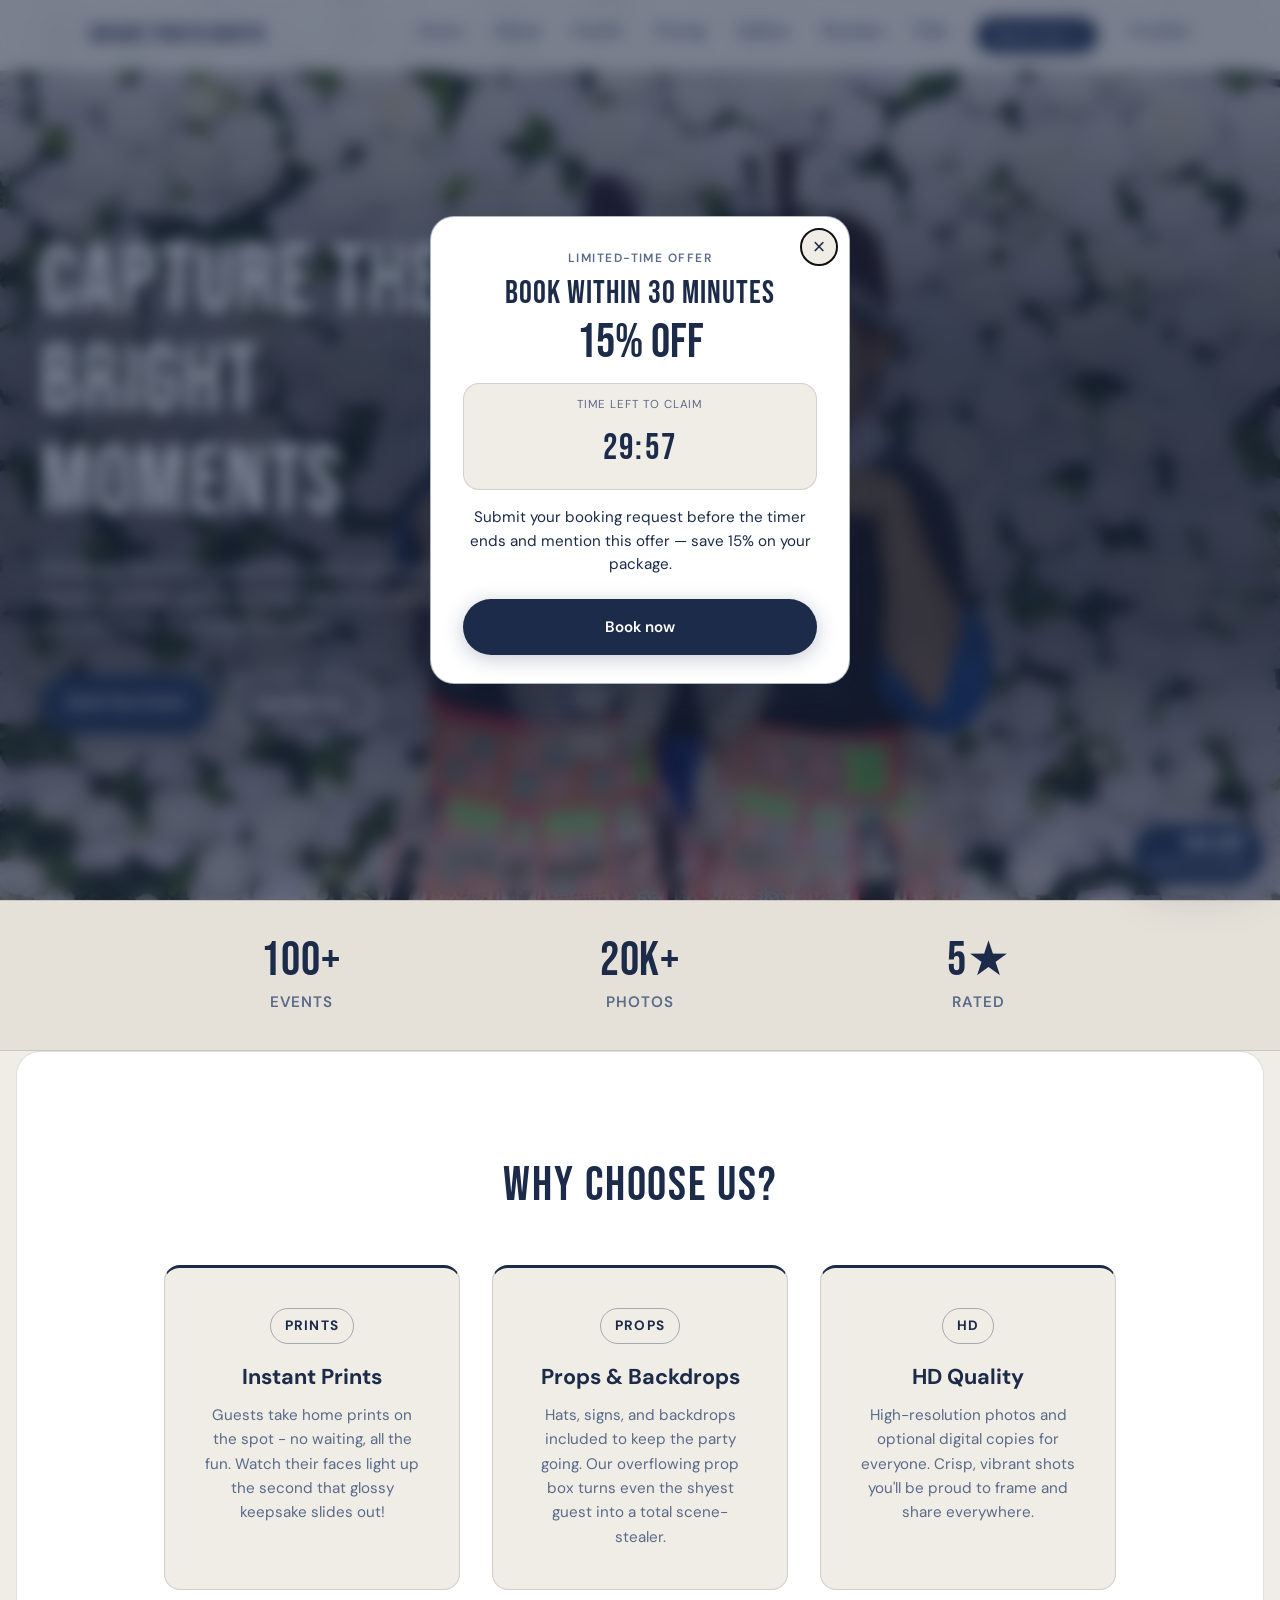
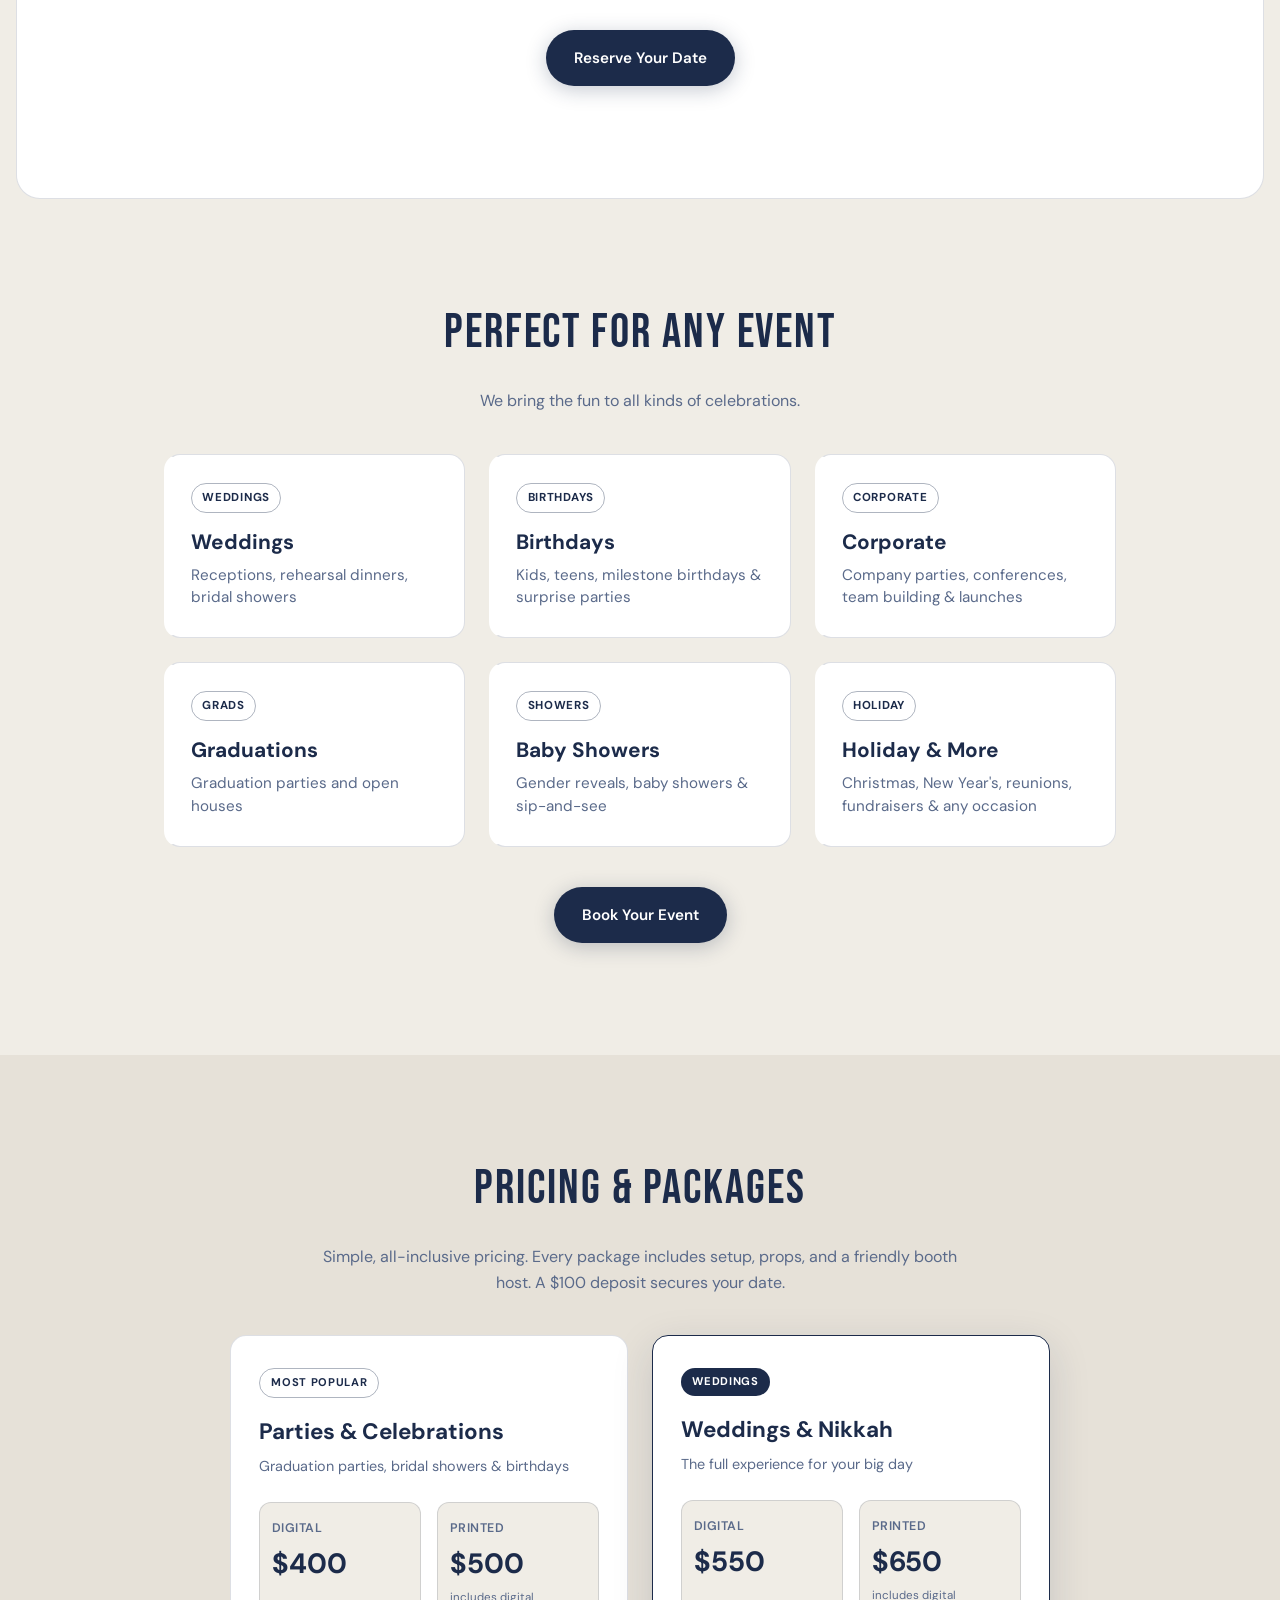
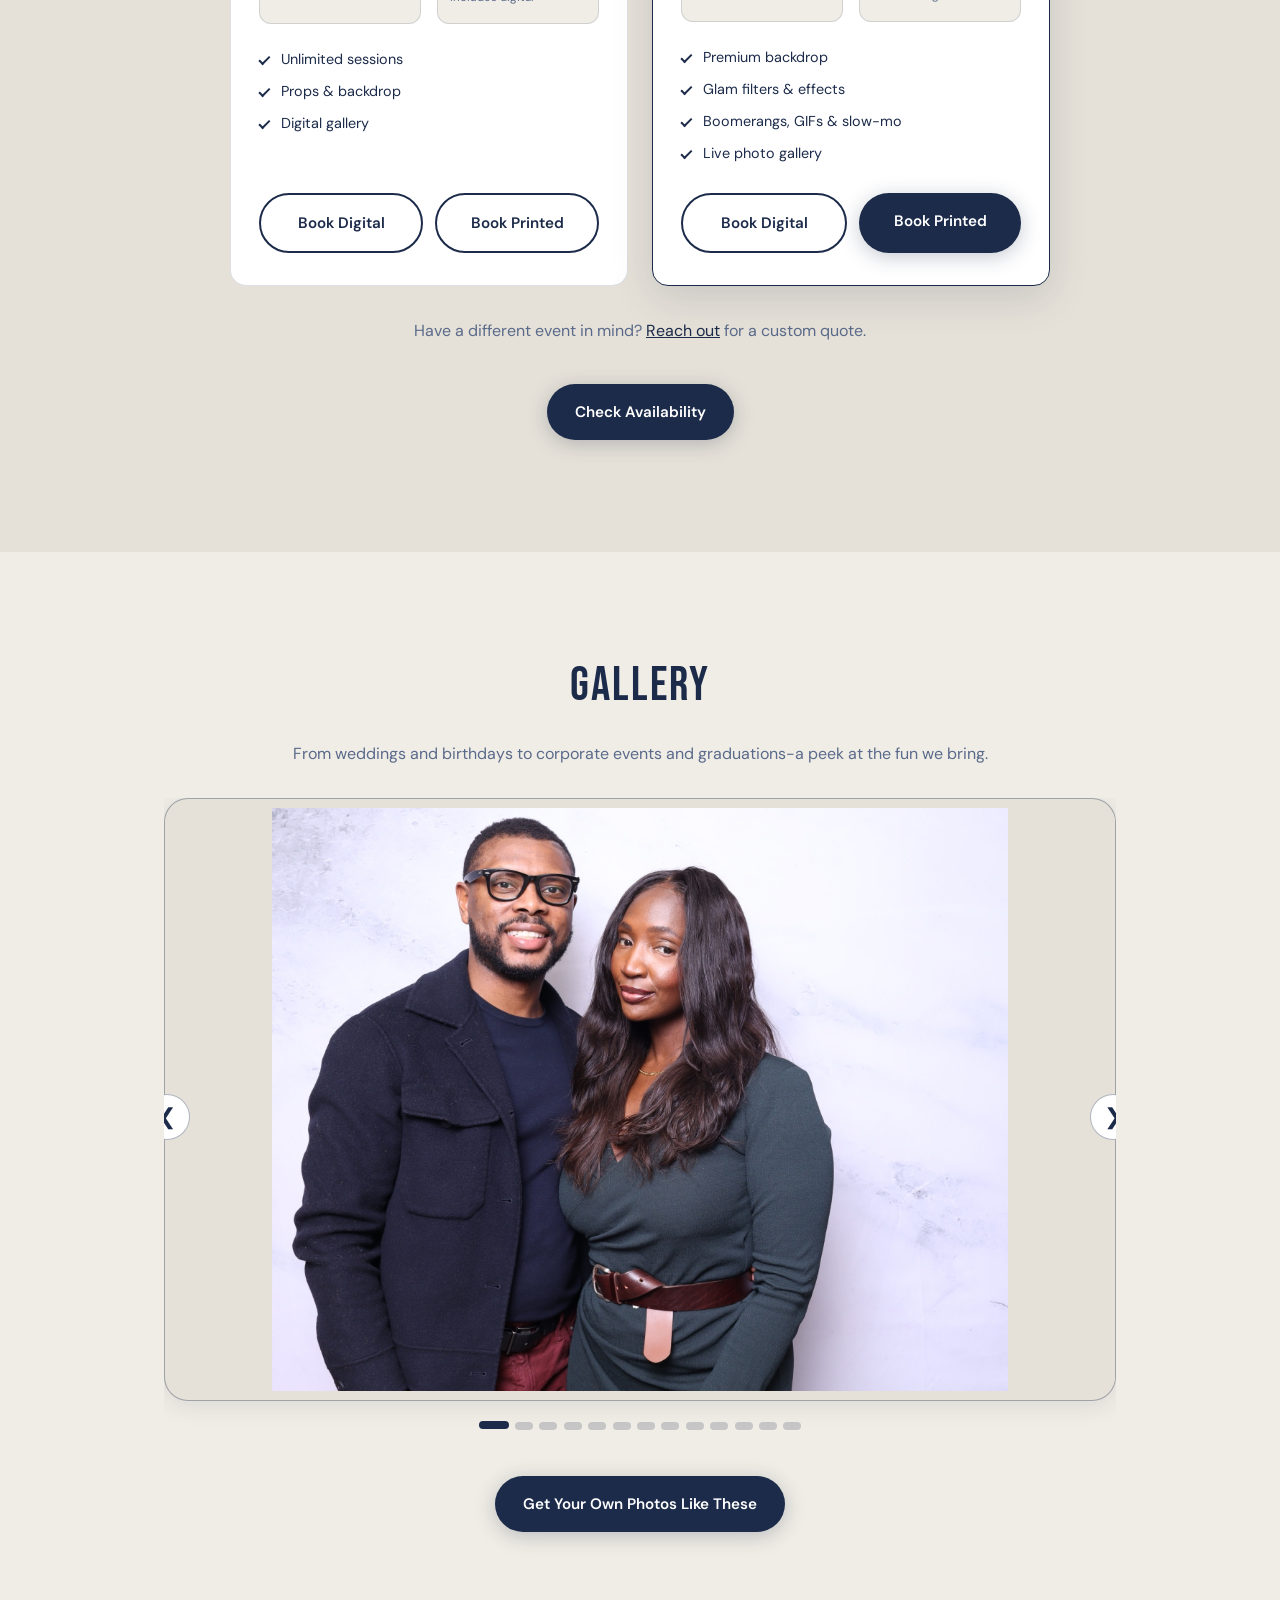
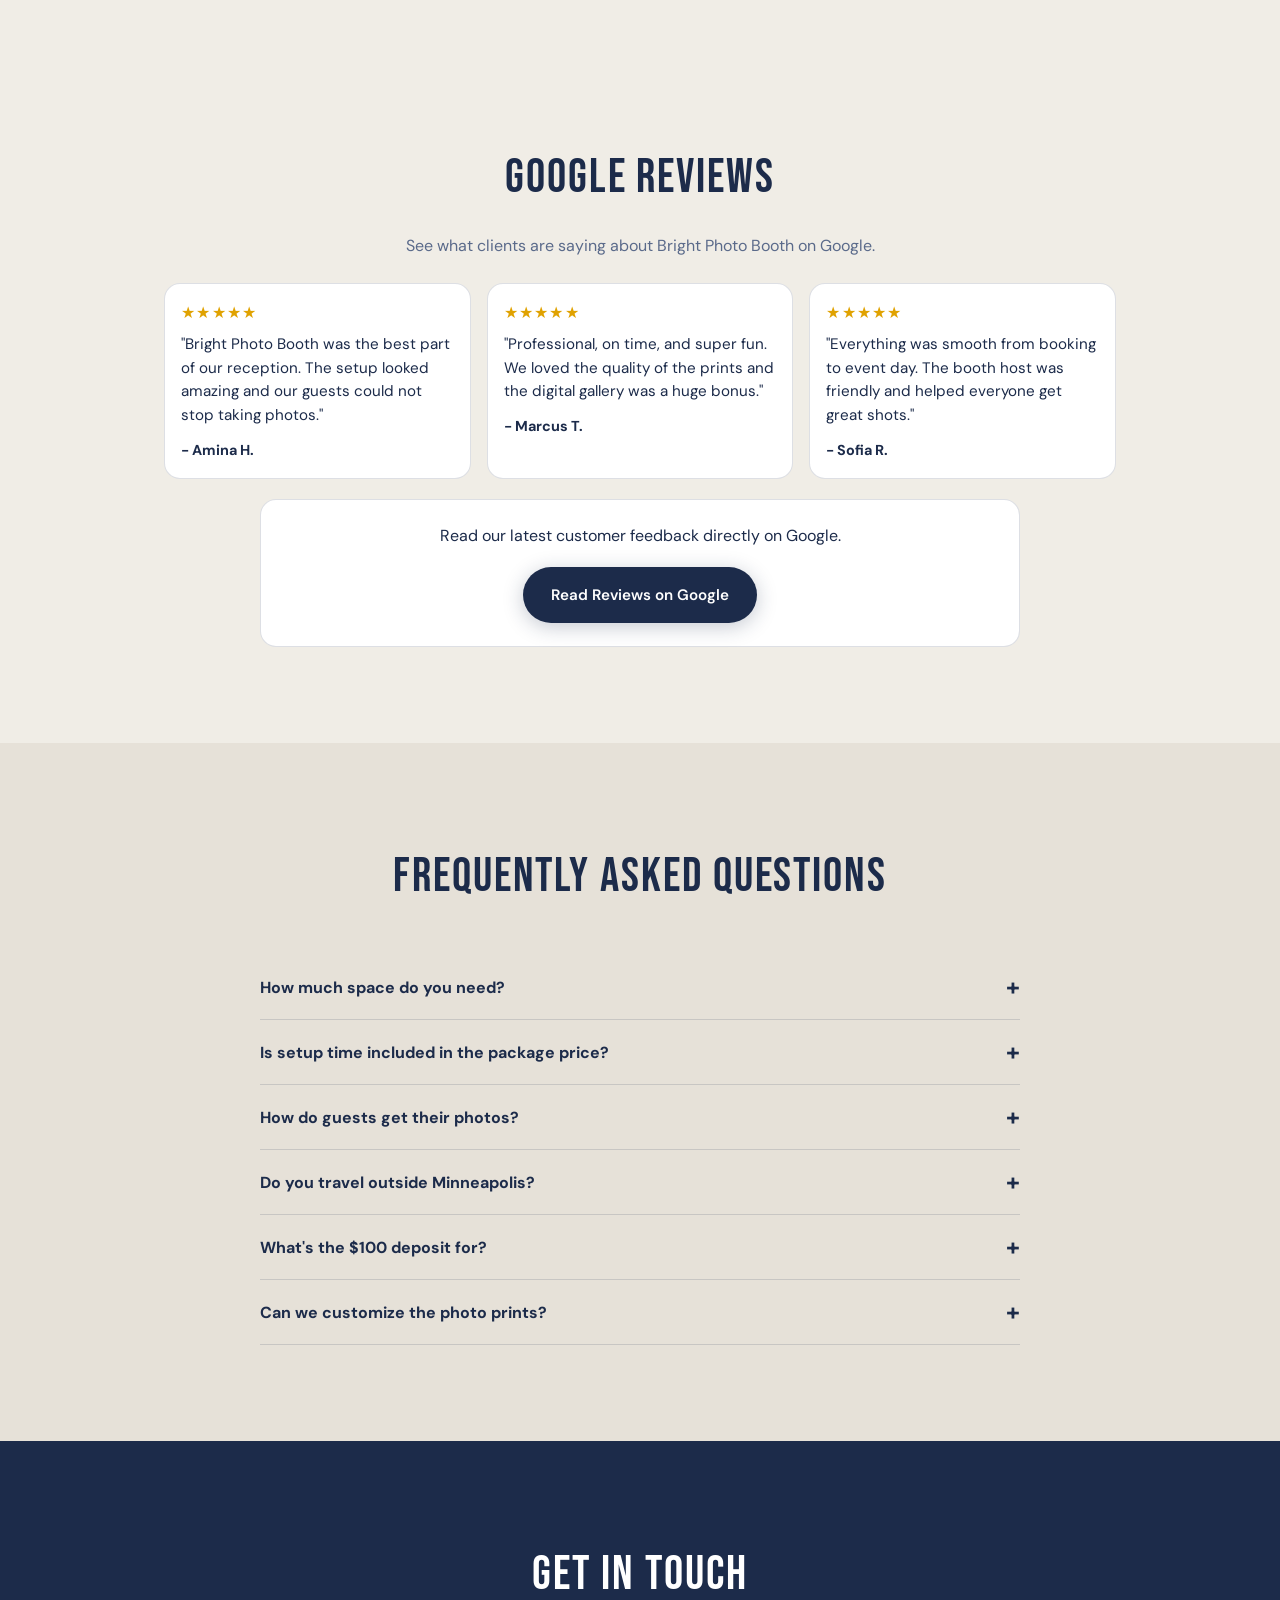
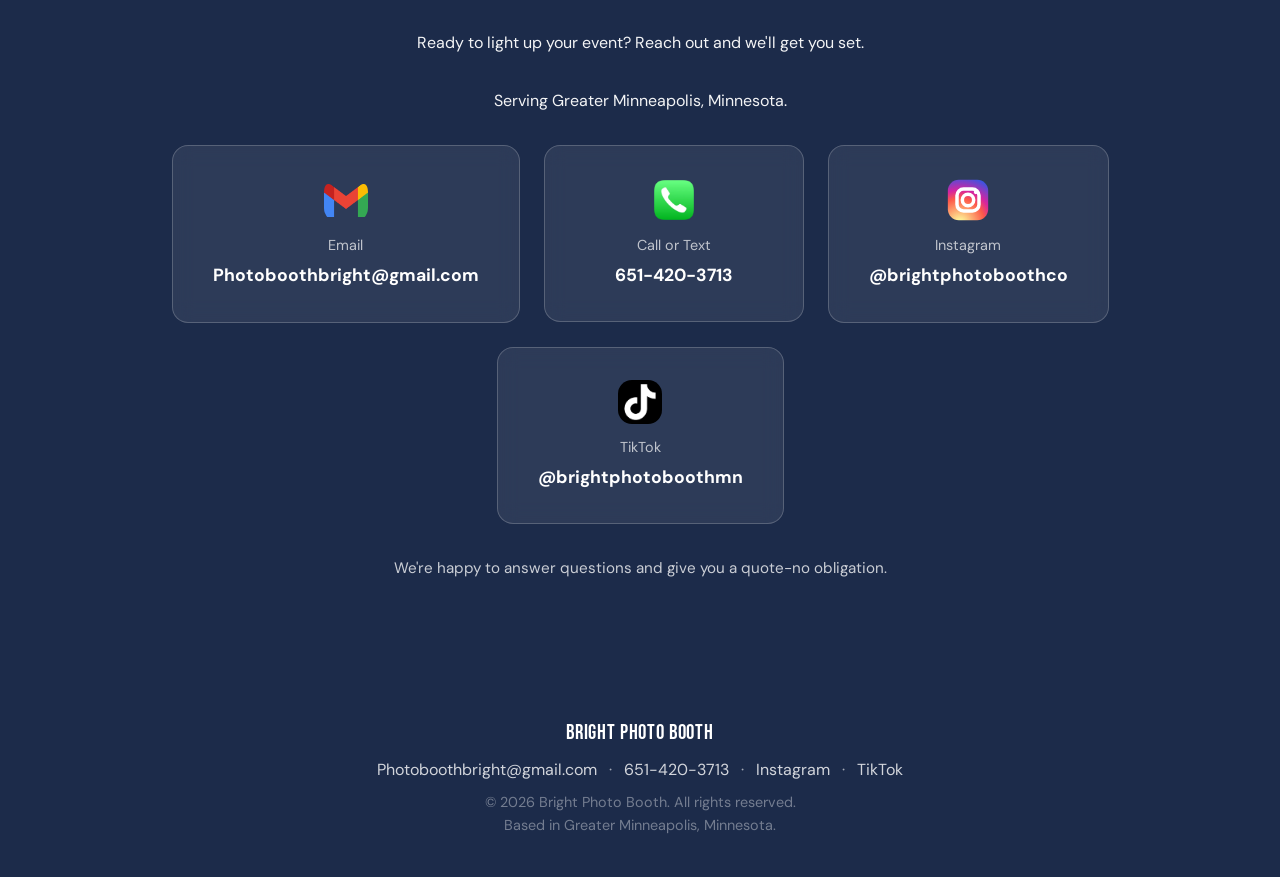
<file: index.html>
<!DOCTYPE html>
<html lang="en">
<head>
  <meta charset="UTF-8" />
  <meta name="viewport" content="width=device-width, initial-scale=1.0" />
  <title>Bright Photo Booth | Events & Parties</title>
  <meta name="description" content="Bright Photo Booth offers premium photo booth rentals for weddings, parties, graduations, and corporate events across Greater Minneapolis — unlimited prints, props, and digital galleries." />
  <meta name="theme-color" content="#1C2B4A" />
  <meta property="og:title" content="Bright Photo Booth | Events & Parties" />
  <meta property="og:description" content="Premium photo booth rentals for weddings, parties, and events in Greater Minneapolis — unlimited prints, props, and digital galleries." />
  <meta property="og:type" content="website" />
  <meta property="og:url" content="https://yaciridjama.github.io/Mowlid-Web/" />
  <script>
    (function () {
      if (location.protocol === 'file:') return;
      try {
        var u = new URL(location.href);
        var p = u.pathname;
        if (p.endsWith('.html')) {
          u.pathname = p.replace(/[^/]*$/, '');
        } else if (p !== '/' && !p.endsWith('/')) {
          u.pathname = p + '/';
        }
        var b = document.createElement('base');
        b.href = u.origin + u.pathname;
        var before = document.head.querySelector('link[rel="preconnect"]');
        document.head.insertBefore(b, before || document.head.firstChild);
      } catch (e) {}
    })();
  </script>
  <link rel="preconnect" href="https://fonts.googleapis.com" />
  <link rel="preconnect" href="https://fonts.gstatic.com" crossorigin />
  <link href="https://fonts.googleapis.com/css2?family=Bebas+Neue&family=DM+Sans:ital,wght@0,400;0,500;0,600;0,700;1,400&display=swap" rel="stylesheet" />
  <link rel="icon" type="image/svg+xml" href="favicon.svg" />
  <link rel="stylesheet" href="styles.css" />
</head>
<body>
  <header class="header">
    <nav class="nav">
      <a href="#home" class="logo"><span class="logo-highlight">Bright</span> Photo Booth</a>
      <button class="nav-toggle" aria-label="Toggle menu">
        <span></span><span></span><span></span>
      </button>
      <ul class="nav-links">
        <li><a href="#home">Home</a></li>
        <li><a href="#about">About</a></li>
        <li><a href="#events">Events</a></li>
        <li><a href="#pricing">Pricing</a></li>
        <li><a href="#gallery">Gallery</a></li>
        <li><a href="#reviews">Reviews</a></li>
        <li><a href="#faq">FAQ</a></li>
        <li class="nav-book">
          <div class="book-dropdown" id="book-dropdown">
            <button
              type="button"
              class="book-dropdown__trigger"
              id="book-dropdown-btn"
              aria-expanded="false"
              aria-controls="book-dropdown-panel"
            >
              <span>Book now</span>
              <span class="book-dropdown__chevron" aria-hidden="true"></span>
            </button>
            <div
              class="book-dropdown__panel"
              id="book-dropdown-panel"
              role="region"
              aria-labelledby="book-dropdown-btn"
              aria-hidden="true"
            >
              <div class="book-dropdown__surface">
                <p class="book-dropdown__kicker">Get on the calendar</p>
                <p class="book-dropdown__title">Book your event</p>
                <a href="#booking" class="book-dropdown__cta">Open booking form</a>
                <div class="book-dropdown__divider" aria-hidden="true"></div>
                <div class="book-dropdown__contacts">
                  <a
                    href="https://mail.google.com/mail/?view=cm&fs=1&to=Photoboothbright@gmail.com"
                    class="book-dropdown__mini js-email-link"
                    rel="noopener noreferrer"
                  >Email</a>
                  <a href="tel:+16514203713" class="book-dropdown__mini">Call / text</a>
                </div>
                <p class="book-dropdown__fine">$100 deposit secures your date — details in the form.</p>
              </div>
            </div>
          </div>
        </li>
        <li><a href="#contact">Contact</a></li>
      </ul>
    </nav>
  </header>

  <main>
    <section id="home" class="hero">
      <div class="hero-bg">
        <div class="hero-overlay"></div>
      </div>
      <div class="hero-inner">
        <div class="hero-content">
          <p class="hero-label">Photo Booth Rentals</p>
          <h1>Capture the<br /><span class="highlight">Bright</span> Moments</h1>
          <p class="hero-desc">Weddings, birthdays, corporate events, graduations, baby showers, holiday parties & more-we bring the booth, the props, and the prints. You bring the smiles.</p>
          <div class="hero-ctas">
            <a href="#booking" class="cta cta-primary">Book Your Event</a>
            <a href="#gallery" class="cta cta-secondary">See the Fun</a>
          </div>
        </div>
      </div>
      <div class="scroll-hint">
        <span>Scroll</span>
        <div class="scroll-arrow"></div>
      </div>
    </section>

    <div class="stats-bar">
      <div class="stats-inner">
        <div class="stat">
          <span class="stat-number">100+</span>
          <span class="stat-label">Events</span>
        </div>
        <div class="stat">
          <span class="stat-number">20k+</span>
          <span class="stat-label">Photos</span>
        </div>
        <div class="stat">
          <span class="stat-number">5&#9733;</span>
          <span class="stat-label">Rated</span>
        </div>
      </div>
    </div>

    <section id="about" class="about">
      <div class="container">
        <h2 class="reveal">Why Choose Us?</h2>
        <div class="features">
          <article class="feature reveal">
            <div class="feature-icon">PRINTS</div>
            <h3>Instant Prints</h3>
            <p>Guests take home prints on the spot - no waiting, all the fun. Watch their faces light up the second that glossy keepsake slides out!</p>
          </article>
          <article class="feature reveal">
            <div class="feature-icon">PROPS</div>
            <h3>Props & Backdrops</h3>
            <p>Hats, signs, and backdrops included to keep the party going. Our overflowing prop box turns even the shyest guest into a total scene-stealer.</p>
          </article>
          <article class="feature reveal">
            <div class="feature-icon">HD</div>
            <h3>HD Quality</h3>
            <p>High-resolution photos and optional digital copies for everyone. Crisp, vibrant shots you'll be proud to frame and share everywhere.</p>
          </article>
        </div>
        <div class="section-cta">
          <a href="#booking" class="cta cta-primary">Reserve Your Date</a>
        </div>
      </div>
    </section>

    <section id="events" class="events">
      <div class="container">
        <h2 class="reveal">Perfect For Any Event</h2>
        <p class="events-intro">We bring the fun to all kinds of celebrations.</p>
        <div class="events-grid">
          <div class="event-card reveal">
            <span class="event-icon">WEDDINGS</span>
            <h3>Weddings</h3>
            <p>Receptions, rehearsal dinners, bridal showers</p>
          </div>
          <div class="event-card reveal">
            <span class="event-icon">BIRTHDAYS</span>
            <h3>Birthdays</h3>
            <p>Kids, teens, milestone birthdays & surprise parties</p>
          </div>
          <div class="event-card reveal">
            <span class="event-icon">CORPORATE</span>
            <h3>Corporate</h3>
            <p>Company parties, conferences, team building & launches</p>
          </div>
          <div class="event-card reveal">
            <span class="event-icon">GRADS</span>
            <h3>Graduations</h3>
            <p>Graduation parties and open houses</p>
          </div>
          <div class="event-card reveal">
            <span class="event-icon">SHOWERS</span>
            <h3>Baby Showers</h3>
            <p>Gender reveals, baby showers & sip-and-see</p>
          </div>
          <div class="event-card reveal">
            <span class="event-icon">HOLIDAY</span>
            <h3>Holiday & More</h3>
            <p>Christmas, New Year's, reunions, fundraisers & any occasion</p>
          </div>
        </div>
        <div class="section-cta">
          <a href="#booking" class="cta cta-primary">Book Your Event</a>
        </div>
      </div>
    </section>

    <section id="pricing" class="pricing">
      <div class="container">
        <h2 class="reveal">Pricing & Packages</h2>
        <p class="pricing-intro">Simple, all-inclusive pricing. Every package includes setup, props, and a friendly booth host. A $100 deposit secures your date.</p>
        <div class="pricing-grid">
          <article class="pricing-card reveal">
            <span class="pricing-tag">Most Popular</span>
            <h3>Parties & Celebrations</h3>
            <p class="pricing-card-desc">Graduation parties, bridal showers & birthdays</p>
            <div class="pricing-options">
              <div class="pricing-option">
                <span class="pricing-option-label">Digital</span>
                <span class="pricing-amount">$400</span>
              </div>
              <div class="pricing-option">
                <span class="pricing-option-label">Printed</span>
                <span class="pricing-amount">$500</span>
                <span class="pricing-note">includes digital</span>
              </div>
            </div>
            <ul class="pricing-includes">
              <li>Unlimited sessions</li>
              <li>Props & backdrop</li>
              <li>Digital gallery</li>
            </ul>
            <div class="pricing-actions">
              <a href="#booking" class="cta cta-secondary pricing-cta" data-prefill-package="Parties &amp; Celebrations — Digital ($400)">Book Digital</a>
              <a href="#booking" class="cta cta-secondary pricing-cta" data-prefill-package="Parties &amp; Celebrations — Printed ($500)">Book Printed</a>
            </div>
          </article>
          <article class="pricing-card pricing-card--feature reveal">
            <span class="pricing-tag pricing-tag--feature">Weddings</span>
            <h3>Weddings & Nikkah</h3>
            <p class="pricing-card-desc">The full experience for your big day</p>
            <div class="pricing-options">
              <div class="pricing-option">
                <span class="pricing-option-label">Digital</span>
                <span class="pricing-amount">$550</span>
              </div>
              <div class="pricing-option">
                <span class="pricing-option-label">Printed</span>
                <span class="pricing-amount">$650</span>
                <span class="pricing-note">includes digital</span>
              </div>
            </div>
            <ul class="pricing-includes">
              <li>Premium backdrop</li>
              <li>Glam filters & effects</li>
              <li>Boomerangs, GIFs & slow-mo</li>
              <li>Live photo gallery</li>
            </ul>
            <div class="pricing-actions">
              <a href="#booking" class="cta cta-secondary pricing-cta" data-prefill-event-type="Wedding/Nikkah" data-prefill-package="Verde Digital">Book Digital</a>
              <a href="#booking" class="cta cta-primary pricing-cta" data-prefill-event-type="Wedding/Nikkah" data-prefill-package="Verde Printed">Book Printed</a>
            </div>
          </article>
        </div>
        <p class="pricing-fine">Have a different event in mind? <a href="#contact">Reach out</a> for a custom quote.</p>
        <div class="section-cta">
          <a href="#booking" class="cta cta-primary">Check Availability</a>
        </div>
      </div>
    </section>

    <section id="gallery" class="gallery">
      <div class="container">
        <h2 class="reveal">Gallery</h2>
        <p class="gallery-intro">From weddings and birthdays to corporate events and graduations-a peek at the fun we bring.</p>
        <div class="carousel reveal" aria-label="Photo gallery carousel">
          <button class="carousel-btn prev" type="button" aria-label="Previous photo">&#10094;</button>
          <div class="carousel-track-wrapper">
            <div class="carousel-track">
              <figure class="carousel-slide active"><img src="images/gallery1.jpg" alt="Wedding photo booth moment" loading="lazy" /></figure>
              <figure class="carousel-slide"><img src="images/gallery2.jpg" alt="Party celebration" loading="lazy" /></figure>
              <figure class="carousel-slide"><img src="images/gallery3.jpg" alt="Graduation celebration" loading="lazy" /></figure>
              <figure class="carousel-slide"><img src="images/gallery4.jpg" alt="Corporate event photo booth" loading="lazy" /></figure>
              <figure class="carousel-slide"><img src="images/gallery5.jpg" alt="Guests having fun at event" loading="lazy" /></figure>
              <figure class="carousel-slide"><img src="images/gallery6.jpg" alt="Photo booth candid moment" loading="lazy" /></figure>
              <figure class="carousel-slide"><img src="images/gallery7.jpg" alt="Smiles at party" loading="lazy" /></figure>
              <figure class="carousel-slide"><img src="images/gallery8.jpg" alt="Photo booth celebration" loading="lazy" /></figure>
              <figure class="carousel-slide"><img src="images/gallery9.jpg" alt="Photo booth memory 9" loading="lazy" /></figure>
              <figure class="carousel-slide"><img src="images/gallery10.jpg" alt="Photo booth memory 10" loading="lazy" /></figure>
              <figure class="carousel-slide"><img src="images/gallery11.jpg" alt="Photo booth memory 11" loading="lazy" /></figure>
              <figure class="carousel-slide"><img src="images/gallery12.jpg" alt="Photo booth memory 12" loading="lazy" /></figure>
              <figure class="carousel-slide"><img src="images/gallery13.jpg" alt="Photo booth memory 13" loading="lazy" /></figure>
            </div>
          </div>
          <button class="carousel-btn next" type="button" aria-label="Next photo">&#10095;</button>
          <div class="carousel-dots" role="tablist" aria-label="Choose gallery image"></div>
        </div>
        <div class="section-cta">
          <a href="#booking" class="cta cta-primary">Get Your Own Photos Like These</a>
        </div>
      </div>
    </section>

    <section id="booking" class="booking" hidden>
      <div class="container">
        <h2 class="reveal">Bright Photo Booth Booking Information</h2>
        <p class="booking-intro">
          Thank you for your interest in booking our photo booth! We are excited to help you capture unforgettable memories at your event.
          Please fill out the form below with as much detail as possible so we can better understand your needs and provide you with the best experience.
        </p>
        <p class="booking-intro">
          After you submit the form, we will reach out to confirm availability, go over package details, and finalize your booking.
          If you have any questions in the meantime, feel free to contact us directly.
        </p>
        <p class="booking-contact-line">
          <a href="mailto:Photoboothbright@gmail.com">Photoboothbright@gmail.com</a>
          <span class="sep">|</span>
          <a href="tel:+16514203713">651-420-3713</a>
        </p>
        <p class="booking-required-note"><span>*</span> Indicates required question</p>

        <form
          class="booking-form reveal"
          action=""
          method="post"
          data-primary-endpoint="https://formspree.io/f/xldbveby"
          data-fallback-endpoint=""
          data-fallback-email="Photoboothbright@gmail.com"
        >
          <input type="hidden" name="_subject" value="New Bright Photo Booth booking request" />
          <input type="hidden" name="_captcha" value="false" />
          <input type="hidden" name="_template" value="table" />
          <input type="hidden" name="promo_15_window" id="promo-booking-meta" value="" />
          <input type="hidden" name="promo_deadline_utc" id="promo-deadline-meta" value="" />
          <label for="booking-name">Name <span>*</span></label>
          <input id="booking-name" name="name" type="text" required />

          <label for="booking-phone">Contact Information (Phone number) <span>*</span></label>
          <input id="booking-phone" name="phone" type="tel" required />

          <fieldset>
            <legend>What type of event is this? <span>*</span></legend>
            <label><input type="radio" name="event_type" value="Wedding/Nikkah" required /> Wedding/Nikkah</label>
            <label><input type="radio" name="event_type" value="Birthday" /> Birthday</label>
            <label><input type="radio" name="event_type" value="Graduation Party" /> Graduation Party</label>
            <label><input type="radio" name="event_type" value="School Event" /> School Event (Prom, Homecoming, etc.)</label>
            <label class="inline-input">
              <input type="radio" name="event_type" value="Other" /> Other:
              <input type="text" name="event_type_other" placeholder="Please specify" />
            </label>
          </fieldset>

          <fieldset>
            <legend>What package would you like? <span>*</span></legend>
            <div class="package-highlight">
              <p class="package-title">Introducing VERDE</p>
              <p class="package-subtitle">Best for weddings, galas, and high-energy events.</p>
              <p class="package-includes-label">Includes everything you need for a standout event:</p>
              <ul class="package-list">
                <li>Premium Backdrop</li>
                <li>Unlimited Prints (2x6 or 4x6)</li>
                <li>7+ Filters (including glam!)</li>
                <li>On-site Props and Digital Props</li>
                <li>Live Photo Gallery</li>
                <li>Boomerangs, GIFs, and Slow-Mo</li>
                <li>Photo Effects and AR Enhancements</li>
                <li>Custom Print Layouts</li>
                <li>Friendly Booth Host</li>
              </ul>
              <p class="package-price">4 Hours - $550 Digital / $650 Printed</p>
            </div>
            <label><input type="radio" name="package" value="Parties &amp; Celebrations — Digital ($400)" required /> Parties &amp; Celebrations — Digital ($400)</label>
            <label><input type="radio" name="package" value="Parties &amp; Celebrations — Printed ($500)" /> Parties &amp; Celebrations — Printed ($500)</label>
            <label><input type="radio" name="package" value="Verde Digital" /> Verde Digital ($550)</label>
            <label><input type="radio" name="package" value="Verde Printed" /> Verde Printed ($650, includes digital)</label>
          </fieldset>

          <label for="booking-event-date">Date of event <span>*</span></label>
          <input id="booking-event-date" name="event_date" type="date" required />

          <label for="booking-location">Event Venue / Location (Full Address) <span>*</span></label>
          <input id="booking-location" name="location" type="text" required />

          <label for="booking-theme">What is the theme of the event? <span>*</span></label>
          <textarea id="booking-theme" name="theme" rows="3" placeholder="This includes colors and decor." required></textarea>

          <fieldset>
            <legend>What format would you like? <span>*</span></legend>
            <label><input type="radio" name="format" value="2x6" required /> 2x6</label>
            <label><input type="radio" name="format" value="4x6" /> 4x6</label>
          </fieldset>

          <fieldset>
            <legend>Are you willing and able to pay a $100 Deposit to secure your booking? <span>*</span></legend>
            <label><input type="radio" name="deposit" value="Yes" required /> Yes</label>
            <label><input type="radio" name="deposit" value="No" /> No</label>
          </fieldset>

          <button type="submit" class="cta cta-primary booking-submit">Submit Booking Request</button>
          <p id="booking-status" class="booking-status" role="status" aria-live="polite"></p>
        </form>
      </div>
    </section>

    <section id="reviews" class="reviews">
      <div class="container">
        <h2 class="reveal">Google Reviews</h2>
        <p class="reviews-intro">See what clients are saying about Bright Photo Booth on Google.</p>
        <div class="reviews-grid">
          <article class="review-card reveal">
            <p class="review-stars">&#9733;&#9733;&#9733;&#9733;&#9733;</p>
            <p class="review-text">"Bright Photo Booth was the best part of our reception. The setup looked amazing and our guests could not stop taking photos."</p>
            <p class="review-author">- Amina H.</p>
          </article>
          <article class="review-card reveal">
            <p class="review-stars">&#9733;&#9733;&#9733;&#9733;&#9733;</p>
            <p class="review-text">"Professional, on time, and super fun. We loved the quality of the prints and the digital gallery was a huge bonus."</p>
            <p class="review-author">- Marcus T.</p>
          </article>
          <article class="review-card reveal">
            <p class="review-stars">&#9733;&#9733;&#9733;&#9733;&#9733;</p>
            <p class="review-text">"Everything was smooth from booking to event day. The booth host was friendly and helped everyone get great shots."</p>
            <p class="review-author">- Sofia R.</p>
          </article>
        </div>
        <div class="reviews-panel reveal">
          <p class="reviews-note">
            Read our latest customer feedback directly on Google.
          </p>
          <div class="reviews-actions">
            <a
              class="cta cta-primary"
              href="https://www.google.com/maps?cid=2484554733676149756#lrd=0x2ab64de5ed7b81d:0x227ae95dd5c83bfc,1,,,,"
              target="_blank"
              rel="noopener noreferrer"
            >Read Reviews on Google</a>
          </div>
        </div>
      </div>
    </section>

    <section id="faq" class="faq">
      <div class="container">
        <h2 class="reveal">Frequently Asked Questions</h2>
        <div class="faq-list">
          <div class="faq-item reveal">
            <button class="faq-question" type="button" aria-expanded="false">
              <span>How much space do you need?</span>
              <span class="faq-icon" aria-hidden="true">+</span>
            </button>
            <div class="faq-answer">
              <p>We need at least a 10×10 ft area with access to a power outlet and level ground.</p>
            </div>
          </div>
          <div class="faq-item reveal">
            <button class="faq-question" type="button" aria-expanded="false">
              <span>Is setup time included in the package price?</span>
              <span class="faq-icon" aria-hidden="true">+</span>
            </button>
            <div class="faq-answer">
              <p>Yes! We arrive 1 hour early to set up at no extra charge. Your package time is all active booth time.</p>
            </div>
          </div>
          <div class="faq-item reveal">
            <button class="faq-question" type="button" aria-expanded="false">
              <span>How do guests get their photos?</span>
              <span class="faq-icon" aria-hidden="true">+</span>
            </button>
            <div class="faq-answer">
              <p>Printed photos are handed out on the spot. Digital photos are texted or emailed instantly and collected in a private online gallery shared after the event.</p>
            </div>
          </div>
          <div class="faq-item reveal">
            <button class="faq-question" type="button" aria-expanded="false">
              <span>Do you travel outside Minneapolis?</span>
              <span class="faq-icon" aria-hidden="true">+</span>
            </button>
            <div class="faq-answer">
              <p>We serve the Greater Minneapolis area. Reach out for events further out — travel fees may apply.</p>
            </div>
          </div>
          <div class="faq-item reveal">
            <button class="faq-question" type="button" aria-expanded="false">
              <span>What's the $100 deposit for?</span>
              <span class="faq-icon" aria-hidden="true">+</span>
            </button>
            <div class="faq-answer">
              <p>The deposit secures your date on our calendar. It goes toward your total package price.</p>
            </div>
          </div>
          <div class="faq-item reveal">
            <button class="faq-question" type="button" aria-expanded="false">
              <span>Can we customize the photo prints?</span>
              <span class="faq-icon" aria-hidden="true">+</span>
            </button>
            <div class="faq-answer">
              <p>Absolutely — we offer custom print layouts, overlays, and branding to match your event theme.</p>
            </div>
          </div>
        </div>
      </div>
    </section>

    <section id="contact" class="contact">
      <div class="container">
        <h2 class="reveal">Get In Touch</h2>
        <p class="contact-intro">Ready to light up your event? Reach out and we'll get you set.</p>
        <p class="contact-intro">Serving Greater Minneapolis, Minnesota.</p>
        <div class="contact-cards">
          <a href="mailto:Photoboothbright@gmail.com" class="contact-card reveal">
            <span class="contact-icon contact-icon--brand" aria-hidden="true">
              <img src="images/Gmail_icon_(2020).svg.webp" alt="" loading="lazy" />
            </span>
            <span class="contact-label">Email</span>
            <span class="contact-value">Photoboothbright@gmail.com</span>
          </a>
          <a href="tel:+16514203713" class="contact-card reveal">
            <span class="contact-icon contact-icon--brand" aria-hidden="true">
              <img src="images/phone_icon.webp" alt="" loading="lazy" />
            </span>
            <span class="contact-label">Call or Text</span>
            <span class="contact-value">651-420-3713</span>
          </a>
          <a href="https://www.instagram.com/brightphotoboothco/" class="contact-card reveal" target="_blank" rel="noopener noreferrer">
            <span class="contact-icon contact-icon--brand" aria-hidden="true">
              <svg viewBox="0 0 24 24" focusable="false">
                <defs>
                  <radialGradient id="igGrad" cx="30%" cy="107%" r="135%">
                    <stop offset="0%" stop-color="#fdf497" />
                    <stop offset="5%" stop-color="#fdf497" />
                    <stop offset="45%" stop-color="#fd5949" />
                    <stop offset="60%" stop-color="#d6249f" />
                    <stop offset="90%" stop-color="#285aeb" />
                  </radialGradient>
                </defs>
                <rect x="1" y="1" width="22" height="22" rx="6" fill="url(#igGrad)" />
                <rect x="6" y="6" width="12" height="12" rx="3.6" fill="none" stroke="#fff" stroke-width="1.9" />
                <circle cx="12" cy="12" r="3.1" fill="none" stroke="#fff" stroke-width="1.9" />
                <circle cx="16.3" cy="7.7" r="1.15" fill="#fff" />
              </svg>
            </span>
            <span class="contact-label">Instagram</span>
            <span class="contact-value">@brightphotoboothco</span>
          </a>
          <a href="https://www.tiktok.com/@brightphotoboothmn?lang=en" class="contact-card reveal" target="_blank" rel="noopener noreferrer">
            <span class="contact-icon contact-icon--brand" aria-hidden="true">
              <img src="images/tiktok_icon.png" alt="" loading="lazy" />
            </span>
            <span class="contact-label">TikTok</span>
            <span class="contact-value">@brightphotoboothmn</span>
          </a>
        </div>
        <p class="contact-note">We're happy to answer questions and give you a quote-no obligation.</p>
      </div>
    </section>
  </main>

  <footer class="footer">
    <div class="container">
      <p class="footer-brand">Bright Photo Booth</p>
      <p class="footer-contact">
        <a href="mailto:Photoboothbright@gmail.com">Photoboothbright@gmail.com</a>
        <span class="sep">&middot;</span>
        <a href="tel:+16514203713">651-420-3713</a>
        <span class="sep">&middot;</span>
        <a href="https://www.instagram.com/brightphotoboothco/" target="_blank" rel="noopener noreferrer">Instagram</a>
        <span class="sep">&middot;</span>
        <a href="https://www.tiktok.com/@brightphotoboothmn?lang=en" target="_blank" rel="noopener noreferrer">TikTok</a>
      </p>
      <p class="footer-copy">&copy; <span id="year"></span> Bright Photo Booth. All rights reserved.</p>
      <p class="footer-copy">Based in Greater Minneapolis, Minnesota.</p>
    </div>
  </footer>

  <div
    id="promo-modal"
    class="promo-modal"
    role="dialog"
    aria-modal="true"
    aria-labelledby="promo-title"
    aria-describedby="promo-desc"
    hidden
  >
    <div class="promo-modal__backdrop" data-promo-close tabindex="-1"></div>
    <div class="promo-modal__panel">
      <button type="button" class="promo-modal__close" aria-label="Close promotion" data-promo-close>&times;</button>
      <p class="promo-modal__eyebrow">Limited-time offer</p>
      <h2 id="promo-title" class="promo-modal__title">Book within 30 minutes</h2>
      <p class="promo-modal__discount" aria-hidden="true">15% off</p>
      <p class="promo-modal__timer-wrap">
        <span class="promo-modal__timer-label">Time left to claim</span>
        <span id="promo-timer" class="promo-modal__timer" aria-live="polite">30:00</span>
      </p>
      <p id="promo-expired" class="promo-modal__expired" hidden>
        This 30-minute window has ended. You can still book — mention the offer in your message and we will confirm what applies.
      </p>
      <p id="promo-desc" class="promo-modal__text">
        Submit your booking request before the timer ends and mention this offer — save 15% on your package.
      </p>
      <a href="#booking" class="cta cta-primary promo-modal__cta" data-promo-close>Book now</a>
    </div>
  </div>

  <button
    type="button"
    id="promo-fab"
    class="promo-fab"
    hidden
    aria-label="Open limited-time 15% booking offer"
    aria-controls="promo-modal"
    aria-haspopup="dialog"
  >
    <span class="promo-fab__badge">15% off</span>
    <span class="promo-fab__hint">Book in 30 min</span>
  </button>

  <script src="script.js"></script>
</body>
</html>
</file>
<file: styles.css>
/* Bright Photo Booth - Light theme (cream, navy, white) */
:root {
  --navy:        #1C2B4A;   /* primary — deep navy, headlines & buttons */
  --navy-light:  #2E4270;   /* hover states */
  --cream:       #F0EDE6;   /* page background */
  --cream-dark:  #E6E1D8;   /* section alternates, card backgrounds */
  --white:       #FFFFFF;   /* card surfaces */
  --text:        #1C2B4A;   /* body text */
  --text-muted:  #5A6A8A;   /* secondary text */
  --border:      rgba(28, 43, 74, 0.15);
  --border-strong: rgba(28, 43, 74, 0.35);
  --radius:      16px;
  --radius-lg:   24px;
  --shadow:      0 4px 24px rgba(28, 43, 74, 0.1);
  --shadow-lg:   0 12px 40px rgba(28, 43, 74, 0.15);
  --transition:  0.3s ease;

  /* Keep these mapped so existing references don't break */
  --neon-pink:   #1C2B4A;
  --neon-cyan:   #2E4270;
  --neon-purple: #1C2B4A;
  --dark:        #F0EDE6;
  --dark-soft:   #E6E1D8;
  --dark-muted:  #FFFFFF;
}

*,
*::before,
*::after {
  box-sizing: border-box;
  margin: 0;
  padding: 0;
}

html {
  scroll-behavior: smooth;
}

body {
  font-family: 'DM Sans', sans-serif;
  background: var(--cream);
  color: var(--text);
  line-height: 1.6;
  overflow-x: hidden;
}

/* Header */
.header {
  position: absolute;
  top: 0;
  left: 0;
  right: 0;
  z-index: 100;
  padding: 1rem 1.5rem;
  overflow: visible;
  background: rgba(240, 237, 230, 0.92);
  backdrop-filter: blur(14px);
  border-bottom: 1px solid var(--border);
}

.nav {
  max-width: 1100px;
  margin: 0 auto;
  display: flex;
  align-items: center;
  justify-content: space-between;
}

.logo {
  font-family: 'Bebas Neue', sans-serif;
  font-weight: 400;
  font-size: 1.5rem;
  letter-spacing: 0.04em;
  color: var(--navy);
  text-decoration: none;
}

.logo-highlight {
  color: var(--navy);
}

.nav-links {
  display: flex;
  list-style: none;
  gap: 2rem;
}

.nav-links a {
  text-decoration: none;
  font-weight: 500;
  color: var(--text);
  transition: color var(--transition);
}

.nav-links a:hover {
  color: var(--navy-light);
}

.nav-toggle {
  display: none;
  flex-direction: column;
  gap: 6px;
  background: none;
  border: none;
  cursor: pointer;
  padding: 4px;
}

.nav-toggle span {
  width: 24px;
  height: 3px;
  background: var(--navy);
  border-radius: 2px;
  transition: var(--transition);
}

/* Book now — unfolding dropdown */
.nav-book {
  position: relative;
  display: flex;
  align-items: center;
}

.book-dropdown {
  position: relative;
}

.book-dropdown__trigger {
  display: inline-flex;
  align-items: center;
  gap: 0.45rem;
  padding: 0.5rem 1.15rem;
  font-family: inherit;
  font-weight: 600;
  font-size: 0.88rem;
  letter-spacing: 0.02em;
  color: white;
  background: var(--navy);
  border: none;
  border-radius: 50px;
  cursor: pointer;
  box-shadow: 0 4px 18px rgba(28, 43, 74, 0.25);
  transition: transform var(--transition), box-shadow var(--transition), background var(--transition);
}

.book-dropdown__trigger:hover {
  transform: translateY(-1px);
  background: var(--navy-light);
  box-shadow: var(--shadow-lg);
}

.book-dropdown__trigger:focus-visible {
  outline: 2px solid var(--navy);
  outline-offset: 3px;
}

.book-dropdown__chevron {
  display: block;
  width: 0.45rem;
  height: 0.45rem;
  border-right: 2px solid white;
  border-bottom: 2px solid white;
  transform: rotate(45deg) translateY(-2px);
  transition: transform 0.35s cubic-bezier(0.4, 0, 0.2, 1);
}

.book-dropdown.is-open .book-dropdown__chevron {
  transform: rotate(225deg) translateY(2px);
}

.book-dropdown__panel {
  display: grid;
  grid-template-rows: 0fr;
  transition: grid-template-rows 0.45s cubic-bezier(0.4, 0, 0.2, 1);
}

.book-dropdown.is-open .book-dropdown__panel {
  grid-template-rows: 1fr;
}

@media (min-width: 769px) {
  .book-dropdown__panel {
    position: absolute;
    top: calc(100% + 0.65rem);
    right: 0;
    left: auto;
    width: min(340px, calc(100vw - 2rem));
    z-index: 110;
    filter: drop-shadow(0 24px 40px rgba(28, 43, 74, 0.18));
    transform-origin: top right;
    opacity: 0;
    pointer-events: none;
    transition:
      grid-template-rows 0.45s cubic-bezier(0.4, 0, 0.2, 1),
      opacity 0.32s ease;
  }

  .book-dropdown.is-open .book-dropdown__panel {
    opacity: 1;
    pointer-events: auto;
  }
}

.book-dropdown__surface {
  overflow: hidden;
  min-height: 0;
  padding: 1.35rem 1.4rem 1.25rem;
  background: white;
  border: 1px solid var(--border-strong);
  border-radius: var(--radius-lg);
  text-align: left;
}

.book-dropdown__kicker {
  font-size: 0.68rem;
  font-weight: 600;
  letter-spacing: 0.14em;
  text-transform: uppercase;
  color: var(--text-muted);
  margin-bottom: 0.35rem;
}

.book-dropdown__title {
  font-family: 'Bebas Neue', sans-serif;
  font-size: 1.65rem;
  letter-spacing: 0.04em;
  color: var(--navy);
  line-height: 1.1;
  margin-bottom: 1rem;
}

.book-dropdown__cta {
  display: block;
  width: 100%;
  padding: 0.85rem 1.25rem;
  font-weight: 600;
  font-size: 0.92rem;
  text-align: center;
  text-decoration: none;
  color: white;
  background: var(--navy);
  border-radius: 50px;
  box-shadow: var(--shadow);
  transition: transform var(--transition), box-shadow var(--transition), background var(--transition);
}

.book-dropdown__cta:hover {
  transform: translateY(-2px);
  background: var(--navy-light);
  box-shadow: var(--shadow-lg);
}

/* Override .nav-links a color so the CTA text stays white */
.nav-links a.book-dropdown__cta {
  color: var(--white);
}

.book-dropdown__divider {
  height: 1px;
  margin: 1.1rem 0;
  background: linear-gradient(
    90deg,
    transparent,
    rgba(28, 43, 74, 0.15) 20%,
    rgba(28, 43, 74, 0.15) 80%,
    transparent
  );
}

.book-dropdown__contacts {
  display: grid;
  grid-template-columns: 1fr 1fr;
  gap: 0.65rem;
}

.book-dropdown__mini {
  display: flex;
  align-items: center;
  justify-content: center;
  padding: 0.55rem 0.65rem;
  font-size: 0.82rem;
  font-weight: 600;
  text-decoration: none;
  color: var(--text);
  background: var(--cream);
  border: 1px solid var(--border);
  border-radius: var(--radius);
  transition: border-color var(--transition), color var(--transition), background var(--transition);
}

.book-dropdown__mini:hover {
  color: var(--navy);
  border-color: var(--border-strong);
  background: var(--cream);
}

.book-dropdown__fine {
  margin-top: 1rem;
  font-size: 0.78rem;
  line-height: 1.45;
  color: var(--text-muted);
}

/* Hero */
.hero {
  min-height: 100vh;
  display: flex;
  flex-direction: column;
  justify-content: center;
  padding: 6rem 1.5rem 4rem;
  position: relative;
  background: var(--cream);
}

.hero-bg {
  position: absolute;
  inset: 0;
  overflow: hidden;
  pointer-events: none;
  background: url('images/hero.jpg') center / cover no-repeat;
}

.hero-overlay {
  position: absolute;
  inset: 0;
  background: linear-gradient(
    to bottom,
    rgba(0, 0, 0, 0.15) 0%,
    rgba(0, 0, 0, 0.65) 40%,
    rgba(0, 0, 0, 0.65) 70%,
    rgba(0, 0, 0, 0.2) 100%
  );
}

.hero-gradient {
  background: linear-gradient(
    to bottom,
    rgba(0, 0, 0, 0.15) 0%,
    rgba(0, 0, 0, 0.65) 40%,
    rgba(0, 0, 0, 0.65) 70%,
    rgba(0, 0, 0, 0.2) 100%
  );
}

.hero-grid {
  position: absolute;
  inset: 0;
  background-image: linear-gradient(rgba(28, 43, 74, 0.05) 1px, transparent 1px),
    linear-gradient(90deg, rgba(28, 43, 74, 0.05) 1px, transparent 1px);
  background-size: 60px 60px;
  mask-image: radial-gradient(ellipse 70% 60% at 50% 50%, black 20%, transparent 70%);
}

.hero-frame {
  position: absolute;
  right: 5%;
  top: 50%;
  transform: translateY(-50%);
  width: min(42vw, 420px);
  aspect-ratio: 4/5;
  border-radius: var(--radius-lg);
  overflow: hidden;
  border: 3px solid var(--border-strong);
  box-shadow: var(--shadow-lg);
}

.hero-frame img {
  width: 100%;
  height: 100%;
  object-fit: cover;
  display: block;
}

.hero-inner {
  position: relative;
  z-index: 2;
  max-width: 1200px;
  margin: 0 auto;
  width: 100%;
}

.hero-content {
  max-width: 520px;
}

.hero-label {
  font-size: 0.9rem;
  font-weight: 600;
  letter-spacing: 0.15em;
  text-transform: uppercase;
  color: rgba(255, 255, 255, 0.85);
  margin-bottom: 0.75rem;
  text-shadow: 0 2px 10px rgba(0, 0, 0, 0.45);
}

.hero h1 {
  font-family: 'Bebas Neue', sans-serif;
  font-size: clamp(3.5rem, 9vw, 6rem);
  font-weight: 400;
  line-height: 1.05;
  letter-spacing: 0.02em;
  color: var(--white);
  margin-bottom: 1.25rem;
  text-shadow: 0 3px 18px rgba(0, 0, 0, 0.45);
}

.hero h1 .highlight {
  color: var(--white);
  text-shadow: 0 3px 18px rgba(0, 0, 0, 0.45);
}

.hero-desc {
  font-size: 1.1rem;
  color: rgba(255, 255, 255, 0.9);
  margin-bottom: 2rem;
  line-height: 1.65;
  text-shadow: 0 2px 12px rgba(0, 0, 0, 0.5);
}

.hero-ctas {
  display: flex;
  flex-wrap: wrap;
  gap: 1rem;
}

.cta {
  display: inline-block;
  padding: 1rem 1.75rem;
  font-weight: 600;
  font-size: 0.95rem;
  text-decoration: none;
  border-radius: 50px;
  transition: transform var(--transition), box-shadow var(--transition), background var(--transition);
}

.cta-primary {
  background: var(--navy);
  color: white;
  box-shadow: 0 4px 20px rgba(28, 43, 74, 0.25);
}

.cta-primary:hover {
  background: var(--navy-light);
  transform: translateY(-2px);
  box-shadow: var(--shadow-lg);
}

.cta-secondary {
  background: transparent;
  color: var(--navy);
  border: 2px solid var(--navy);
}

.cta-secondary:hover {
  background: rgba(28, 43, 74, 0.07);
  transform: translateY(-2px);
}

/* Hero sits on a dark photo — make the outlined button legible there */
.hero .cta-secondary {
  color: var(--white);
  border-color: rgba(255, 255, 255, 0.75);
}

.hero .cta-secondary:hover {
  background: rgba(255, 255, 255, 0.15);
  border-color: var(--white);
}

.scroll-hint {
  position: absolute;
  bottom: 2rem;
  left: 50%;
  transform: translateX(-50%);
  display: flex;
  flex-direction: column;
  align-items: center;
  gap: 0.25rem;
  font-size: 0.85rem;
  color: rgba(255, 255, 255, 0.75);
}

.scroll-arrow {
  width: 20px;
  height: 20px;
  border-right: 2px solid var(--white);
  border-bottom: 2px solid var(--white);
  transform: rotate(45deg);
  animation: bounce 2s ease-in-out infinite;
}

@keyframes bounce {
  0%, 100% { transform: rotate(45deg) translateY(0); }
  50% { transform: rotate(45deg) translateY(6px); }
}

@media (max-width: 900px) {
  .hero-frame {
    display: none;
  }
  .hero-content {
    max-width: 100%;
    text-align: center;
  }
  .hero-ctas {
    justify-content: center;
  }
}

/* Stats bar */
.stats-bar {
  background: var(--cream-dark);
  border-top: 1px solid var(--border);
  border-bottom: 1px solid var(--border);
  padding: 2.25rem 1rem;
}

.stats-inner {
  max-width: 1000px;
  margin: 0 auto;
  display: flex;
  flex-wrap: nowrap;
  justify-content: center;
  align-items: flex-start;
  gap: 1rem;
  text-align: center;
}

.stat {
  flex: 1 1 0;
  min-width: 0;
  display: flex;
  flex-direction: column;
  gap: 0.3rem;
}

.stat-number {
  font-family: 'Bebas Neue', sans-serif;
  font-size: clamp(1.75rem, 7vw, 3rem);
  font-weight: 400;
  letter-spacing: 0.02em;
  line-height: 1;
  color: var(--navy);
}

.stat-label {
  font-size: clamp(0.7rem, 2.4vw, 0.95rem);
  font-weight: 600;
  letter-spacing: 0.06em;
  text-transform: uppercase;
  color: var(--text-muted);
}

/* Sections common */
.container {
  max-width: 1000px;
  margin: 0 auto;
  padding: 0 1.5rem;
}

section {
  padding: 6rem 0;
}

section h2 {
  font-family: 'Bebas Neue', sans-serif;
  font-size: clamp(2.25rem, 5vw, 3rem);
  font-weight: 400;
  letter-spacing: 0.04em;
  text-align: center;
  margin-bottom: 1rem;
  color: var(--navy);
}

/* Repeated section CTA */
.section-cta {
  text-align: center;
  margin-top: 2.5rem;
  padding-bottom: 1rem;
}

/* Scroll reveal */
.reveal {
  opacity: 0;
  transform: translateY(44px);
  transition: opacity 1s cubic-bezier(0.16, 1, 0.3, 1),
    transform 1s cubic-bezier(0.16, 1, 0.3, 1);
}

.reveal.is-visible {
  opacity: 1;
  transform: translateY(0);
}

@media (prefers-reduced-motion: reduce) {
  .reveal {
    opacity: 1;
    transform: none;
    transition: none;
  }
}

/* About */
.about {
  background: white;
  border-radius: var(--radius-lg);
  margin: 0 1rem;
  border: 1px solid var(--border);
}

.features {
  display: grid;
  grid-template-columns: repeat(auto-fit, minmax(260px, 1fr));
  gap: 2rem;
  margin-top: 2.5rem;
}

.feature {
  text-align: center;
  padding: 2.5rem;
  background: var(--cream);
  border-radius: var(--radius);
  border: 1px solid var(--border);
  border-top: 3px solid var(--navy);
  transition: transform var(--transition), border-color var(--transition), box-shadow var(--transition);
}

.feature:hover {
  transform: translateY(-5px);
  border-color: var(--border-strong);
  border-top-color: var(--navy);
  box-shadow: var(--shadow-lg);
}

.feature-icon {
  font-size: 0.85rem;
  font-weight: 700;
  letter-spacing: 0.08em;
  border: 1px solid var(--border-strong);
  color: var(--navy);
  border-radius: 999px;
  padding: 0.4rem 0.9rem;
  display: inline-block;
  margin-bottom: 1rem;
}

.feature h3 {
  font-size: 1.35rem;
  margin-bottom: 0.5rem;
  color: var(--navy);
}

.feature p {
  color: var(--text-muted);
  font-size: 0.95rem;
}

/* Events */
.events {
  background: var(--cream);
}

.events-intro {
  text-align: center;
  color: var(--text-muted);
  margin-bottom: 2.5rem;
}

.events-grid {
  display: grid;
  grid-template-columns: repeat(auto-fit, minmax(300px, 1fr));
  gap: 1.5rem;
}

.event-card {
  padding: 1.75rem 1.5rem;
  background: white;
  border-radius: var(--radius);
  border: 1px solid var(--border);
  border-left: 3px solid transparent;
  transition: border-color var(--transition), transform var(--transition), box-shadow var(--transition);
}

.event-card:hover {
  border-color: var(--border-strong);
  border-left-color: var(--navy);
  transform: translateY(-3px);
  box-shadow: var(--shadow-lg);
}

.event-icon {
  font-size: 0.72rem;
  font-weight: 700;
  letter-spacing: 0.06em;
  border: 1px solid var(--border-strong);
  color: var(--navy);
  border-radius: 999px;
  padding: 0.3rem 0.65rem;
  display: inline-block;
  margin-bottom: 0.75rem;
}

.event-card h3 {
  font-size: 1.3rem;
  color: var(--navy);
  margin-bottom: 0.35rem;
}

.event-card p {
  font-size: 0.95rem;
  color: var(--text-muted);
  line-height: 1.5;
}

/* Pricing */
.pricing {
  background: var(--cream-dark);
}

.pricing-intro {
  text-align: center;
  color: var(--text-muted);
  max-width: 640px;
  margin: 0 auto 2.5rem;
}

.pricing-grid {
  display: grid;
  grid-template-columns: repeat(auto-fit, minmax(280px, 1fr));
  gap: 1.5rem;
  max-width: 820px;
  margin: 0 auto;
}

.pricing-card {
  position: relative;
  display: flex;
  flex-direction: column;
  padding: 2rem 1.75rem;
  background: white;
  border-radius: var(--radius);
  border: 1px solid var(--border);
  transition: border-color var(--transition), transform var(--transition), box-shadow var(--transition);
}

.pricing-card:hover {
  transform: translateY(-4px);
  box-shadow: var(--shadow-lg);
}

.pricing-card--feature {
  border-color: var(--navy);
  box-shadow: var(--shadow-lg);
}

.pricing-tag {
  align-self: flex-start;
  font-size: 0.7rem;
  font-weight: 700;
  letter-spacing: 0.06em;
  text-transform: uppercase;
  color: var(--navy);
  border: 1px solid var(--border-strong);
  border-radius: 999px;
  padding: 0.3rem 0.7rem;
  margin-bottom: 1rem;
}

.pricing-tag--feature {
  color: white;
  background: var(--navy);
  border: none;
}

.pricing-card h3 {
  font-size: 1.4rem;
  color: var(--navy);
  margin-bottom: 0.35rem;
}

.pricing-card-desc {
  font-size: 0.9rem;
  color: var(--text-muted);
  margin-bottom: 1.5rem;
}

.pricing-options {
  display: flex;
  gap: 1rem;
  margin-bottom: 1.5rem;
}

.pricing-option {
  flex: 1;
  display: flex;
  flex-direction: column;
  gap: 0.15rem;
  padding: 1rem 0.75rem;
  background: var(--cream);
  border: 1px solid var(--border);
  border-radius: 12px;
}

.pricing-option-label {
  font-size: 0.78rem;
  font-weight: 600;
  letter-spacing: 0.04em;
  text-transform: uppercase;
  color: var(--text-muted);
}

.pricing-amount {
  font-size: 1.75rem;
  font-weight: 700;
  color: var(--navy);
}

.pricing-note {
  font-size: 0.72rem;
  color: var(--text-muted);
}

.pricing-includes {
  list-style: none;
  margin: 0 0 1.75rem;
  padding: 0;
  display: flex;
  flex-direction: column;
  gap: 0.55rem;
}

.pricing-includes li {
  position: relative;
  padding-left: 1.4rem;
  font-size: 0.9rem;
  color: var(--text);
}

.pricing-includes li::before {
  content: '';
  position: absolute;
  left: 0;
  top: 0.5rem;
  width: 0.7rem;
  height: 0.4rem;
  border-left: 2px solid var(--navy);
  border-bottom: 2px solid var(--navy);
  transform: rotate(-45deg);
}

.pricing-actions {
  display: flex;
  gap: 0.75rem;
  margin-top: auto;
}

.pricing-cta {
  flex: 1;
  text-align: center;
}

.pricing-fine {
  text-align: center;
  margin-top: 2rem;
  color: var(--text-muted);
}

.pricing-fine a {
  color: var(--navy);
}

/* Gallery */
.gallery-intro {
  text-align: center;
  color: var(--text-muted);
  margin-bottom: 2rem;
}

.carousel {
  position: relative;
  max-width: 960px;
  margin: 0 auto;
  overflow: hidden;
}

.carousel-track-wrapper {
  overflow: hidden;
  border-radius: var(--radius-lg);
  border: 1px solid var(--border-strong);
  box-shadow: var(--shadow);
  background: var(--cream-dark);
  padding: 0.55rem;
}

.carousel-track {
  display: flex;
  gap: 0;
  transition: transform 0.3s ease;
  will-change: transform;
}

.carousel-slide {
  flex: 0 0 100%;
  min-width: 100%;
  margin: 0;
  aspect-ratio: 16 / 10;
  display: flex;
  align-items: center;
  justify-content: center;
  background: var(--cream-dark);
  border-radius: calc(var(--radius-lg) - 2px);
  overflow: hidden;
  transition: none;
}

.carousel-slide.active {
  opacity: 1;
}

.carousel-slide img {
  width: 100%;
  height: 100%;
  object-fit: contain;
  object-position: center;
  border-radius: calc(var(--radius-lg) - 10px);
  display: block;
  image-rendering: auto;
  transform: translateZ(0);
}

.carousel-btn {
  position: absolute;
  top: 50%;
  transform: translateY(-50%);
  width: 46px;
  height: 46px;
  border-radius: 50%;
  border: 1px solid var(--border-strong);
  background: white;
  color: var(--navy);
  font-size: 1.4rem;
  line-height: 1;
  cursor: pointer;
  z-index: 2;
  transition: transform var(--transition), background var(--transition), box-shadow var(--transition), color var(--transition);
}

.carousel-btn:hover {
  background: var(--navy);
  color: white;
  box-shadow: var(--shadow);
}

.carousel-btn.prev { left: -20px; }
.carousel-btn.next { right: -20px; }

.carousel-dots {
  display: flex;
  justify-content: center;
  gap: 0.4rem;
  margin-top: 1.15rem;
  padding: 0.2rem 0.1rem 0.35rem;
  overflow-x: auto;
  scrollbar-width: thin;
}

.carousel-dot {
  width: 18px;
  height: 8px;
  border-radius: 999px;
  border: 0;
  background: rgba(28, 43, 74, 0.2);
  padding: 0;
  cursor: pointer;
  flex: 0 0 auto;
  transition: transform var(--transition), background var(--transition), width var(--transition);
}

.carousel-dot.active {
  width: 30px;
  background: var(--navy);
  transform: translateY(-1px);
}

/* Booking — hidden until a “Book” link is used (see script.js); not discoverable by scrolling */
#booking[hidden] {
  display: none !important;
}

.booking {
  scroll-margin-top: 5.5rem;
  background: white;
  border-top: 1px solid var(--border);
  border-bottom: 1px solid var(--border);
}

.booking-intro {
  text-align: center;
  color: var(--text);
  max-width: 880px;
  margin: 0 auto 0.85rem;
}

.booking-contact-line {
  text-align: center;
  margin: 1.4rem 0 1.2rem;
}

.booking-contact-line a {
  color: var(--navy);
  text-decoration: none;
  font-weight: 600;
}

.booking-contact-line a:hover {
  text-decoration: underline;
}

.booking-contact-line .sep {
  margin: 0 0.65rem;
  opacity: 0.7;
}

.booking-required-note {
  text-align: center;
  color: var(--text-muted);
  margin-bottom: 1.7rem;
}

.booking-required-note span,
.booking-form span {
  color: var(--navy);
}

.booking-form {
  max-width: 780px;
  margin: 0 auto;
  background: var(--cream);
  border: 1px solid var(--border);
  border-radius: var(--radius);
  padding: 1.6rem;
  box-sizing: border-box;
  overflow-x: hidden;
}

.booking-form label,
.booking-form legend {
  display: block;
  font-weight: 600;
  color: var(--navy);
  margin-bottom: 0.55rem;
}

.booking-form input[type="text"],
.booking-form input[type="tel"],
.booking-form input[type="date"],
.booking-form input[type="time"],
.booking-form select,
.booking-form textarea {
  width: 100%;
  background: white;
  color: var(--text);
  border: 1px solid var(--border-strong);
  border-radius: 10px;
  padding: 0.75rem 0.85rem;
  font: inherit;
  margin-bottom: 1.25rem;
  box-sizing: border-box;
  max-width: 100%;
}

.booking-form textarea {
  resize: vertical;
  min-height: 90px;
}

.booking-form input:focus,
.booking-form select:focus,
.booking-form textarea:focus {
  outline: 2px solid rgba(28, 43, 74, 0.4);
  border-color: var(--navy);
}

.booking-form fieldset {
  border: 1px solid var(--border);
  border-radius: 10px;
  padding: 1rem 1rem 0.65rem;
  margin: 0 0 1.35rem;
  min-width: 0;
}

.booking-form legend {
  float: none;
  width: 100%;
  padding: 0 0.35rem 0.35rem 0;
  margin-bottom: 0.35rem;
}

.booking-form fieldset label {
  display: flex;
  align-items: center;
  gap: 0.55rem;
  font-weight: 500;
  margin-bottom: 0.65rem;
}

.package-highlight {
  background: linear-gradient(145deg, rgba(99, 122, 60, 0.1), rgba(116, 143, 87, 0.16));
  border: 1px solid rgba(99, 122, 60, 0.35);
  border-radius: 10px;
  padding: 0.95rem 1rem 0.75rem;
  margin: 0.2rem 0 1rem;
}

.package-title {
  font-family: 'Bebas Neue', sans-serif;
  letter-spacing: 0.05em;
  font-size: 1.35rem;
  margin-bottom: 0.2rem;
  color: #455a26;
}

.package-subtitle,
.package-includes-label,
.package-price {
  color: var(--text);
}

.package-subtitle {
  margin-bottom: 0.45rem;
}

.package-includes-label {
  font-weight: 700;
  margin-bottom: 0.4rem;
}

.package-list {
  margin: 0 0 0.65rem 1.1rem;
  color: var(--text);
}

.package-price {
  font-weight: 700;
}

.booking-form input[type="radio"] {
  accent-color: var(--navy);
}

.booking-form .inline-input {
  flex-wrap: wrap;
}

.booking-form .inline-input input[type="text"] {
  margin: 0.4rem 0 0;
}

.booking-form input[type="time"] {
  width: 100%;
  background: white;
  color: var(--navy);
  border: 1px solid var(--border-strong);
  border-radius: 10px;
  padding: 0.75rem 0.85rem;
  font: inherit;
  margin-bottom: 1.25rem;
  cursor: pointer;
}

.booking-form input[type="time"]:focus {
  outline: 2px solid rgba(28, 43, 74, 0.4);
  border-color: var(--navy);
}

.booking-submit {
  margin-top: 0.2rem;
  width: 100%;
  text-align: center;
  border: 0;
  cursor: pointer;
}

.booking-submit:disabled {
  opacity: 0.7;
  cursor: wait;
}

.booking-status {
  margin-top: 0.9rem;
  min-height: 1.25rem;
  color: var(--text);
  text-align: center;
}

.booking-status--error {
  color: #b91c1c;
}

/* Reviews */
.reviews {
  background: var(--cream);
}

.reviews-intro {
  text-align: center;
  color: var(--text-muted);
  margin-bottom: 1.5rem;
}

.reviews-grid {
  display: grid;
  grid-template-columns: repeat(auto-fit, minmax(220px, 1fr));
  gap: 1rem;
  margin-bottom: 1.3rem;
}

.review-card {
  background: white;
  border: 1px solid var(--border);
  border-radius: var(--radius);
  padding: 1rem;
  transition: border-color var(--transition), box-shadow var(--transition);
}

.review-card:hover {
  border-color: var(--border-strong);
  box-shadow: var(--shadow-lg);
}

.review-stars {
  color: #e0a200;
  letter-spacing: 0.08em;
  margin-bottom: 0.5rem;
}

.review-text {
  color: var(--text);
  font-size: 0.95rem;
  line-height: 1.55;
  margin-bottom: 0.7rem;
}

.review-author {
  color: var(--navy);
  font-weight: 700;
  font-size: 0.9rem;
}

.reviews-panel {
  max-width: 760px;
  margin: 0 auto;
  border: 1px solid var(--border);
  border-radius: var(--radius);
  background: white;
  padding: 1.4rem;
  text-align: center;
}

.reviews-note {
  color: var(--text);
  margin-bottom: 1.15rem;
}

.reviews-actions {
  display: flex;
  flex-wrap: wrap;
  justify-content: center;
  gap: 0.8rem;
}

/* FAQ */
.faq {
  background: var(--cream-dark);
}

.faq-list {
  max-width: 760px;
  margin: 2.5rem auto 0;
}

.faq-item {
  border-bottom: 1px solid var(--border);
}

.faq-question {
  width: 100%;
  text-align: left;
  font-family: inherit;
  font-weight: 700;
  font-size: 1rem;
  background: none;
  border: none;
  color: var(--navy);
  padding: 1.25rem 0;
  cursor: pointer;
  display: flex;
  justify-content: space-between;
  align-items: center;
  gap: 1rem;
}

.faq-question:focus-visible {
  outline: 2px solid var(--navy);
  outline-offset: 3px;
}

.faq-icon {
  flex-shrink: 0;
  font-size: 1.5rem;
  line-height: 1;
  color: var(--navy);
  transition: transform var(--transition);
}

.faq-item--open .faq-icon {
  transform: rotate(45deg);
}

.faq-answer {
  display: none;
  color: var(--text-muted);
  font-size: 0.95rem;
  line-height: 1.65;
  padding: 0 0 1.25rem;
}

.faq-item--open .faq-answer {
  display: block;
}

@media (max-width: 1000px) {
  .carousel-btn.prev { left: 8px; }
  .carousel-btn.next { right: 8px; }
}

@media (max-width: 700px) {
  .carousel {
    max-width: 100%;
  }

  .carousel-track-wrapper {
    padding: 0.35rem;
    box-sizing: border-box;
  }

  .carousel-track {
    width: 100%;
  }

  .carousel-slide {
    flex: 0 0 100%;
    min-width: 100%;
    width: 100%;
    box-sizing: border-box;
    aspect-ratio: 1 / 1;
  }

  .carousel-slide img {
    object-fit: cover;
  }

  .carousel-btn {
    width: 40px;
    height: 40px;
    font-size: 1.2rem;
  }

  .booking-form {
    padding: 1rem;
  }
}

/* Contact */
.contact {
  background: var(--navy);
  border-top: none;
  color: white;
  margin: 0;
  padding: 6rem 0;
}

.contact h2,
.contact-intro,
.contact-note {
  color: white;
}

.contact-intro {
  text-align: center;
  margin-bottom: 2rem;
  opacity: 0.95;
}

.contact-cards {
  display: flex;
  flex-wrap: wrap;
  justify-content: center;
  gap: 1.5rem;
  margin-bottom: 2rem;
}

.contact-card {
  display: flex;
  flex-direction: column;
  align-items: center;
  padding: 2rem 2.5rem;
  background: rgba(255, 255, 255, 0.08);
  backdrop-filter: blur(10px);
  border-radius: var(--radius);
  text-decoration: none;
  color: white;
  border: 1px solid rgba(255, 255, 255, 0.2);
  transition: background var(--transition), transform var(--transition), border-color var(--transition);
  min-width: 260px;
}

.contact-card:hover {
  background: rgba(255, 255, 255, 0.15);
  border-color: rgba(255, 255, 255, 0.5);
  transform: translateY(-4px);
}

.contact-icon {
  width: 44px;
  height: 44px;
  display: grid;
  place-items: center;
  margin-bottom: 0.75rem;
  border-radius: 14px;
  background: rgba(255, 255, 255, 0.1);
  border: 1px solid rgba(255, 255, 255, 0.3);
  color: white;
}

.contact-icon svg {
  width: 22px;
  height: 22px;
  display: block;
  fill: currentColor;
}

.contact-icon--brand {
  background: transparent;
  border: none;
  box-shadow: none;
  overflow: hidden;
}

.contact-icon--brand svg {
  width: 100%;
  height: 100%;
  fill: none;
}

.contact-icon--brand img {
  width: 100%;
  height: 100%;
  object-fit: contain;
  display: block;
}

.contact-label {
  font-size: 0.9rem;
  color: rgba(255, 255, 255, 0.7);
  margin-bottom: 0.25rem;
}

.contact-value {
  font-weight: 700;
  font-size: 1.1rem;
  word-break: break-word;
  text-align: center;
  color: white;
}

.contact-note {
  text-align: center;
  font-size: 0.95rem;
  opacity: 0.9;
  color: rgba(255, 255, 255, 0.85);
}

/* Footer */
.footer {
  background: var(--navy);
  color: white;
  padding: 2.5rem 1.5rem;
  text-align: center;
}

.footer-brand {
  font-family: 'Bebas Neue', sans-serif;
  font-size: 1.3rem;
  letter-spacing: 0.04em;
  margin-bottom: 0.5rem;
  color: white;
}

.footer-contact {
  margin-bottom: 0.5rem;
}

.footer-contact a {
  color: rgba(255, 255, 255, 0.8);
  text-decoration: none;
}

.footer-contact a:hover {
  text-decoration: underline;
}

.footer-contact .sep {
  margin: 0 0.5rem;
  opacity: 0.6;
}

.footer-copy {
  font-size: 0.9rem;
  opacity: 0.7;
  color: rgba(255, 255, 255, 0.55);
}

/* Promo modal (first-visit offer) */
.promo-modal {
  position: fixed;
  inset: 0;
  z-index: 1000;
  display: flex;
  align-items: center;
  justify-content: center;
  padding: 1.25rem;
  opacity: 0;
  visibility: hidden;
  pointer-events: none;
  transition: opacity 0.35s ease, visibility 0.35s ease;
}

.promo-modal:not([hidden]) {
  opacity: 1;
  visibility: visible;
  pointer-events: auto;
}

.promo-modal__backdrop {
  position: absolute;
  inset: 0;
  background: rgba(28, 43, 74, 0.55);
  backdrop-filter: blur(8px);
}

.promo-modal__panel {
  position: relative;
  z-index: 1;
  width: 100%;
  max-width: 420px;
  padding: 2rem 2rem 1.75rem;
  background: white;
  border: 1px solid var(--border-strong);
  border-radius: var(--radius-lg);
  box-shadow: var(--shadow-lg);
  text-align: center;
}

.promo-modal__close {
  position: absolute;
  top: 0.75rem;
  right: 0.75rem;
  width: 2.25rem;
  height: 2.25rem;
  display: flex;
  align-items: center;
  justify-content: center;
  border: none;
  border-radius: 50%;
  background: var(--cream);
  color: var(--navy);
  font-size: 1.35rem;
  line-height: 1;
  cursor: pointer;
  transition: background var(--transition), color var(--transition);
}

.promo-modal__close:hover {
  background: var(--cream-dark);
  color: var(--navy);
}

.promo-modal__eyebrow {
  font-size: 0.75rem;
  font-weight: 600;
  letter-spacing: 0.12em;
  text-transform: uppercase;
  color: var(--text-muted);
  margin-bottom: 0.5rem;
}

.promo-modal__title {
  font-family: 'Bebas Neue', sans-serif;
  font-size: 2rem;
  font-weight: 400;
  letter-spacing: 0.03em;
  color: var(--navy);
  line-height: 1.15;
  margin-bottom: 0.35rem;
}

.promo-modal__discount {
  font-family: 'Bebas Neue', sans-serif;
  font-size: 3rem;
  line-height: 1;
  background: none;
  -webkit-background-clip: unset;
  background-clip: unset;
  color: var(--navy);
  margin-bottom: 1rem;
}

.promo-modal__timer-wrap {
  display: flex;
  flex-direction: column;
  align-items: center;
  gap: 0.35rem;
  margin-bottom: 1rem;
  padding: 0.75rem 1rem;
  background: var(--cream);
  border-radius: var(--radius);
  border: 1px solid var(--border);
}

.promo-modal__timer-label {
  font-size: 0.72rem;
  text-transform: uppercase;
  letter-spacing: 0.08em;
  color: var(--text-muted);
}

.promo-modal__timer {
  font-family: 'Bebas Neue', sans-serif;
  font-size: 2.25rem;
  letter-spacing: 0.06em;
  color: var(--navy);
  font-variant-numeric: tabular-nums;
}

.promo-modal__text {
  font-size: 0.95rem;
  color: var(--text);
  line-height: 1.55;
  margin-bottom: 1.35rem;
}

.promo-modal__expired {
  font-size: 0.9rem;
  color: #7a5e00;
  line-height: 1.5;
  margin-bottom: 1rem;
  padding: 0.75rem 1rem;
  background: rgba(224, 162, 0, 0.1);
  border: 1px solid rgba(224, 162, 0, 0.35);
  border-radius: var(--radius);
}

.promo-modal__panel--expired .promo-modal__discount {
  opacity: 0.45;
}

.promo-modal__panel--expired .promo-modal__timer-wrap {
  opacity: 0.65;
}

.promo-modal__panel--expired .promo-modal__text {
  opacity: 0.7;
}

.promo-modal__panel--expired .promo-modal__cta.cta-primary {
  background: var(--cream-dark);
  box-shadow: none;
  color: var(--text-muted);
}

.promo-modal__panel--expired .promo-modal__cta.cta-primary:hover {
  transform: none;
  box-shadow: none;
}

.promo-fab.promo-fab--expired {
  border-color: rgba(255, 255, 255, 0.2);
  opacity: 0.92;
}

.promo-fab.promo-fab--expired .promo-fab__badge {
  background: none;
  -webkit-background-clip: border-box;
  background-clip: border-box;
  color: rgba(255, 255, 255, 0.6);
}

.promo-modal__cta {
  width: 100%;
  text-align: center;
  border: none;
  cursor: pointer;
}

/* Re-open promo after dismiss — fixed control */
.promo-fab {
  position: fixed;
  z-index: 85;
  right: 1rem;
  bottom: calc(1rem + env(safe-area-inset-bottom, 0px));
  display: flex;
  flex-direction: column;
  align-items: flex-end;
  gap: 0.15rem;
  padding: 0.65rem 1rem 0.6rem;
  max-width: calc(100vw - 2rem);
  font-family: 'DM Sans', sans-serif;
  text-align: right;
  color: white;
  background: var(--navy);
  border: 1px solid rgba(255, 255, 255, 0.2);
  border-radius: 50px;
  box-shadow: var(--shadow-lg);
  cursor: pointer;
  transition: transform var(--transition), box-shadow var(--transition), border-color var(--transition);
}

.promo-fab:hover {
  transform: translateY(-2px);
  border-color: rgba(255, 255, 255, 0.4);
  box-shadow: var(--shadow-lg);
}

.promo-fab:focus-visible {
  outline: 2px solid white;
  outline-offset: 3px;
}

.promo-fab__badge {
  font-family: 'Bebas Neue', sans-serif;
  font-size: 1.35rem;
  letter-spacing: 0.04em;
  line-height: 1;
  background: none;
  -webkit-background-clip: unset;
  background-clip: unset;
  color: white;
}

.promo-fab__hint {
  font-size: 0.72rem;
  font-weight: 600;
  letter-spacing: 0.06em;
  text-transform: uppercase;
  color: rgba(255, 255, 255, 0.7);
}

/* Mobile nav */
@media (max-width: 768px) {
  .nav-toggle {
    display: flex;
    position: relative;
    z-index: 1001;
  }

  /* Reduce clutter in the mobile Book now dropdown */
  .book-dropdown__kicker,
  .book-dropdown__title {
    display: none;
  }

  .nav-links {
    position: fixed;
    top: 0;
    right: -100%;
    width: 80%;
    max-width: 300px;
    height: 100vh;
    background: var(--cream);
    flex-direction: column;
    padding: 5rem 2rem 2rem;
    gap: 1.5rem;
    box-shadow: -10px 0 30px rgba(28, 43, 74, 0.1);
    transition: right var(--transition);
    overflow-y: auto;
    z-index: 1000;
  }

  .nav-links a {
    color: var(--text);
  }

  .book-dropdown__panel {
    margin-top: 0.5rem;
  }

  .book-dropdown__surface {
    background: var(--white);
    border: 1px solid var(--border-strong);
    border-radius: var(--radius-lg);
    box-shadow: var(--shadow);
  }

  .nav-links.active {
    right: 0;
  }

  .nav-toggle.active span:nth-child(1) {
    transform: rotate(45deg) translate(6px, 6px);
  }
  .nav-toggle.active span:nth-child(2) {
    opacity: 0;
  }
  .nav-toggle.active span:nth-child(3) {
    transform: rotate(-45deg) translate(6px, -6px);
  }

  .nav-book {
    width: 100%;
    flex-direction: column;
    align-items: stretch;
  }

  .book-dropdown {
    width: 100%;
  }

  .book-dropdown__trigger {
    width: 100%;
    justify-content: center;
  }
}
</file>
